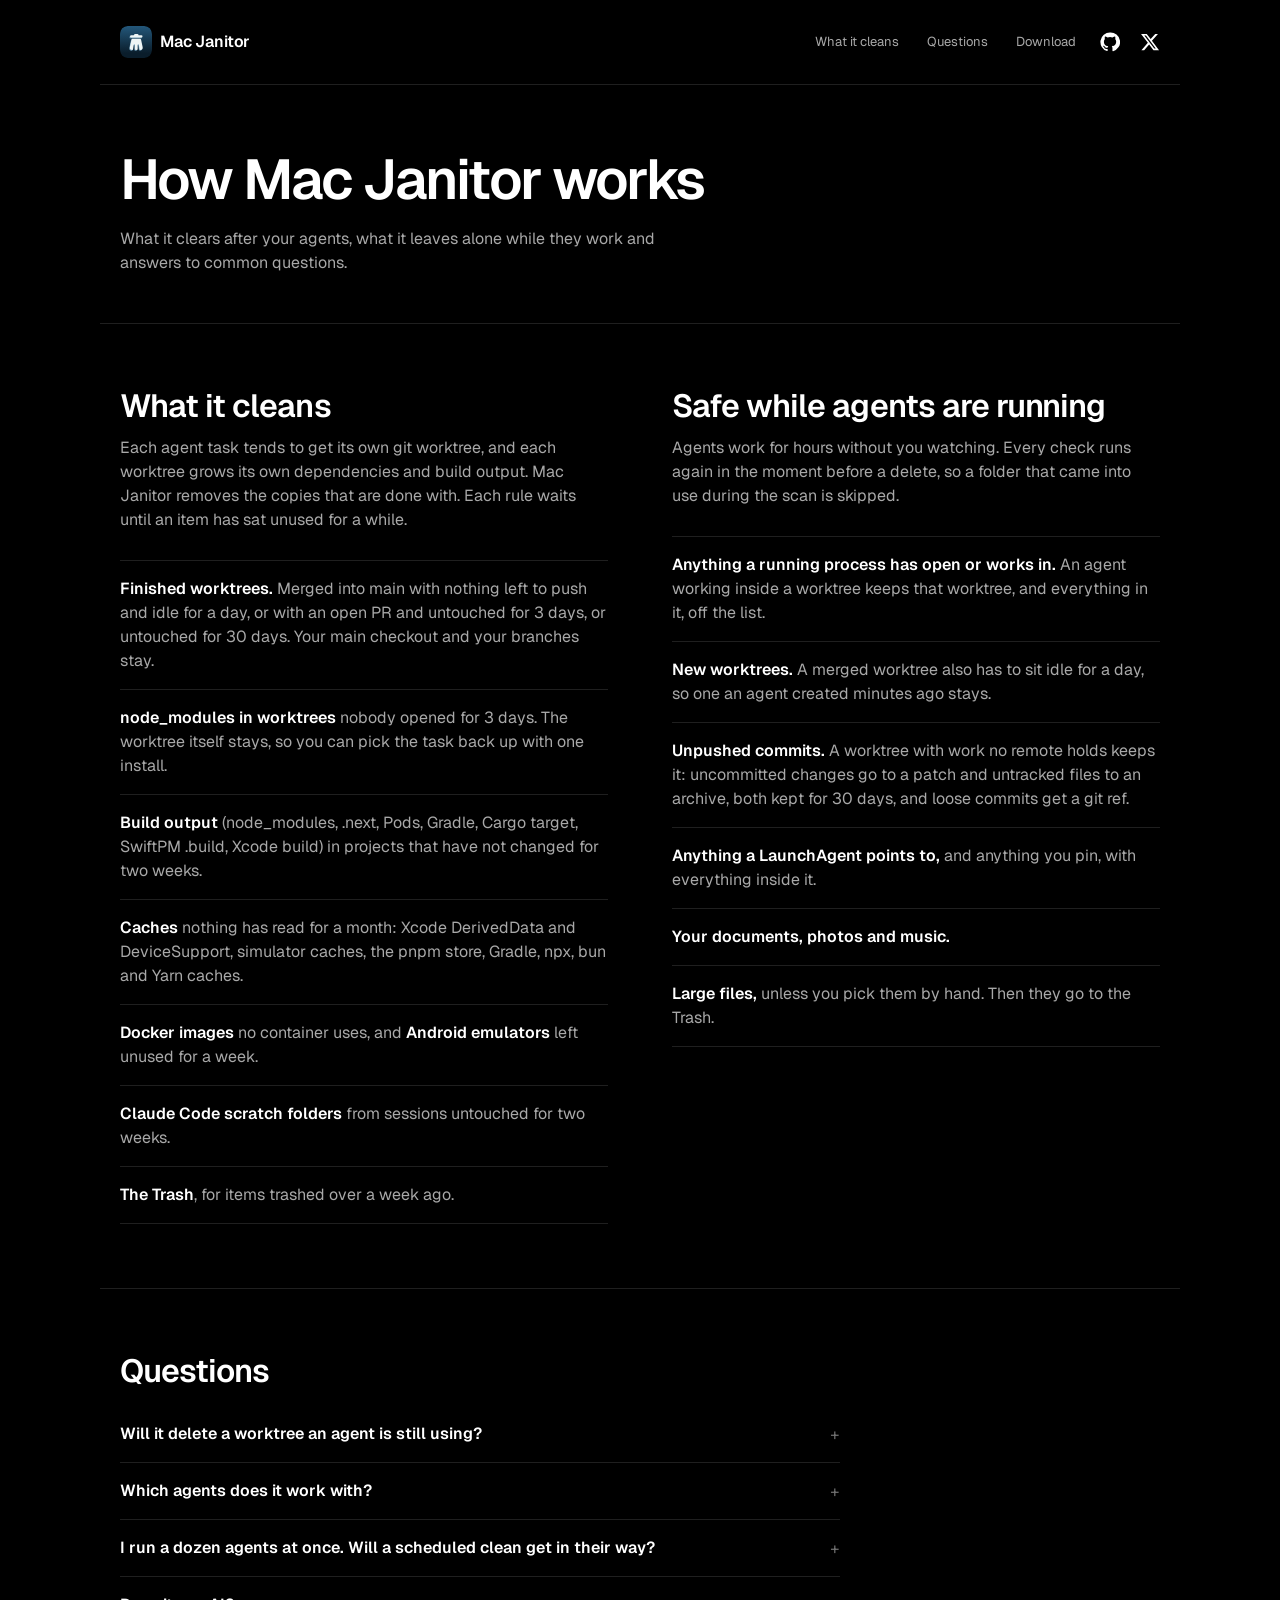
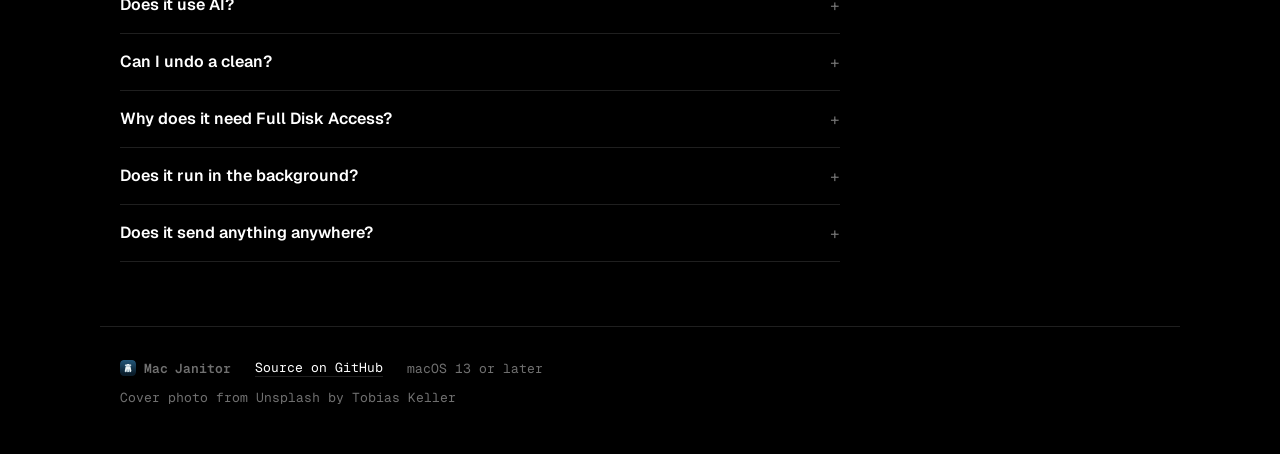
<file: details.html>
<!doctype html>
<html lang="en">
<head>
<meta charset="utf-8">
<meta name="viewport" content="width=device-width, initial-scale=1, viewport-fit=cover">
<title>How Mac Janitor works</title>
<meta name="description" content="What Mac Janitor clears after your coding agents, what it leaves alone while they work and answers to common questions.">
<meta name="theme-color" content="#000000">
<meta property="og:title" content="How Mac Janitor works">
<meta property="og:image" content="https://blazejkustra.github.io/Mac-Janitor/assets/og.jpg">
<meta name="twitter:card" content="summary_large_image">
<link rel="icon" type="image/svg+xml" href="assets/logo.svg">
<link rel="icon" type="image/png" href="assets/favicon.png">
<link rel="apple-touch-icon" href="assets/icon-256.png">
<link rel="preconnect" href="https://fonts.googleapis.com">
<link rel="preconnect" href="https://fonts.gstatic.com" crossorigin>
<link rel="stylesheet" href="https://fonts.googleapis.com/css2?family=Geist:wght@400;500;600&family=Geist+Mono:wght@400;500&display=swap">
<link rel="stylesheet" href="styles.css">
</head>
<body class="page">
<header class="nav wrap">
  <a class="brand" href="./"><img src="assets/logo.svg" alt="" width="30" height="30">Mac Janitor</a>
  <nav class="links" aria-label="Site">
    <a href="#cleans">What it cleans</a>
    <a href="#faq">Questions</a>
    <a class="home-link" href="./">Download</a>
    <a class="icon" href="https://github.com/blazejkustra/Mac-Janitor" aria-label="Source on GitHub">
      <svg viewBox="0 0 24 24" aria-hidden="true"><path d="M12 .5a11.5 11.5 0 0 0-3.64 22.41c.58.1.79-.25.79-.56v-2c-3.2.7-3.88-1.37-3.88-1.37-.52-1.33-1.28-1.69-1.28-1.69-1.05-.71.08-.7.08-.7 1.16.08 1.77 1.19 1.77 1.19 1.03 1.77 2.7 1.26 3.36.96.1-.75.4-1.26.73-1.55-2.56-.29-5.24-1.28-5.24-5.69 0-1.26.45-2.29 1.19-3.09-.12-.29-.52-1.46.11-3.05 0 0 .97-.31 3.17 1.18a11 11 0 0 1 5.77 0c2.2-1.49 3.17-1.18 3.17-1.18.63 1.59.23 2.76.11 3.05.74.8 1.19 1.83 1.19 3.09 0 4.42-2.69 5.39-5.25 5.68.41.36.78 1.06.78 2.14v3.17c0 .31.21.67.8.56A11.5 11.5 0 0 0 12 .5Z"/></svg>
    </a>
    <a class="icon" href="https://x.com/blazejkustra_" aria-label="Błażej Kustra on X">
      <svg viewBox="0 0 24 24" aria-hidden="true"><path d="M18.244 2.25h3.308l-7.227 8.26 8.502 11.24H16.17l-5.214-6.817L4.99 21.75H1.68l7.73-8.835L1.254 2.25H8.08l4.713 6.231zm-1.161 17.52h1.833L7.084 4.126H5.117z"/></svg>
    </a>
  </nav>
</header>

<main>
  <section class="intro-page wrap">
    <h1>How Mac Janitor works</h1>
    <p class="lede">What it clears after your agents, what it leaves alone while they work and answers to common questions.</p>
  </section>

  <section class="band wrap" id="cleans">
    <div class="split">
      <div>
        <h2>What it cleans</h2>
        <p class="sub">Each agent task tends to get its own git worktree, and each worktree grows its own dependencies and build output. Mac Janitor removes the copies that are done with. Each rule waits until an item has sat unused for a while.</p>
        <ul class="list">
          <li><b>Finished worktrees.</b> Merged into main with nothing left to push and idle for a day, or with an open PR and untouched for 3 days, or untouched for 30 days. Your main checkout and your branches stay.</li>
          <li><b>node_modules in worktrees</b> nobody opened for 3 days. The worktree itself stays, so you can pick the task back up with one install.</li>
          <li><b>Build output</b> (node_modules, .next, Pods, Gradle, Cargo target, SwiftPM .build, Xcode build) in projects that have not changed for two weeks.</li>
          <li><b>Caches</b> nothing has read for a month: Xcode DerivedData and DeviceSupport, simulator caches, the pnpm store, Gradle, npx, bun and Yarn caches.</li>
          <li><b>Docker images</b> no container uses, and <b>Android emulators</b> left unused for a week.</li>
          <li><b>Claude Code scratch folders</b> from sessions untouched for two weeks.</li>
          <li><b>The Trash</b>, for items trashed over a week ago.</li>
        </ul>
      </div>
      <div>
        <h2>Safe while agents are running</h2>
        <p class="sub">Agents work for hours without you watching. Every check runs again in the moment before a delete, so a folder that came into use during the scan is skipped.</p>
        <ul class="list">
          <li><b>Anything a running process has open or works in.</b> An agent working inside a worktree keeps that worktree, and everything in it, off the list.</li>
          <li><b>New worktrees.</b> A merged worktree also has to sit idle for a day, so one an agent created minutes ago stays.</li>
          <li><b>Unpushed commits.</b> A worktree with work no remote holds keeps it: uncommitted changes go to a patch and untracked files to an archive, both kept for 30 days, and loose commits get a git ref.</li>
          <li><b>Anything a LaunchAgent points to,</b> and anything you pin, with everything inside it.</li>
          <li><b>Your documents, photos and music.</b></li>
          <li><b>Large files,</b> unless you pick them by hand. Then they go to the Trash.</li>
        </ul>
      </div>
    </div>
  </section>

  <section class="faq wrap" id="faq">
    <h2>Questions</h2>
    <div class="faq-list">
      <details>
        <summary>Will it delete a worktree an agent is still using?</summary>
        <p>No. Right before each delete, Mac Janitor asks macOS which files and folders running processes have open or are working in. A worktree an agent is running in is skipped, and the clean lists it as in use. If that check fails, the run stops and deletes nothing.</p>
      </details>
      <details>
        <summary>Which agents does it work with?</summary>
        <p>Any tool that runs tasks in git worktrees, such as Claude Code, Codex, Cursor or your own scripts. It finds worktrees by asking git, wherever they live under your home folder, including hidden folders like .claude/worktrees. Scratch folder cleanup covers Claude Code sessions.</p>
      </details>
      <details>
        <summary>I run a dozen agents at once. Will a scheduled clean get in their way?</summary>
        <p>Scheduled cleans follow the same rules as a manual one, so anything in use is skipped. Automatic cleaning is off until you turn it on, and it can start early when free space drops below 20 GB.</p>
      </details>
      <details>
        <summary>Does it use AI?</summary>
        <p>No. Every decision comes from plain rules about age, git state and what is open, and you can read them in the source.</p>
      </details>
      <details>
        <summary>Can I undo a clean?</summary>
        <p>Deleted items are gone, except large files, which go to the Trash. Before a worktree goes, its uncommitted changes and small untracked files are saved for 30 days, and commits that no branch holds get a ref.</p>
      </details>
      <details>
        <summary>Why does it need Full Disk Access?</summary>
        <p>To look inside Desktop, Documents, Downloads and the Trash. It still works without it and skips those folders.</p>
      </details>
      <details>
        <summary>Does it run in the background?</summary>
        <p>Only if you turn on automatic cleaning. A small background job then checks every hour and cleans at the interval you choose, or sooner when free space runs low.</p>
      </details>
      <details>
        <summary>Does it send anything anywhere?</summary>
        <p>No. It reads your disk and asks git and gh about your own repos. Nothing leaves your Mac.</p>
      </details>
    </div>
  </section>
</main>

<footer class="foot wrap">
  <span class="brand small"><img src="assets/logo.svg" alt="" width="18" height="18">Mac Janitor</span>
  <a href="https://github.com/blazejkustra/Mac-Janitor">Source on GitHub</a>
  <span>macOS 13 or later</span>
  <span class="credits">Cover photo from Unsplash by Tobias Keller</span>
</footer>
</body>
</html>
</file>
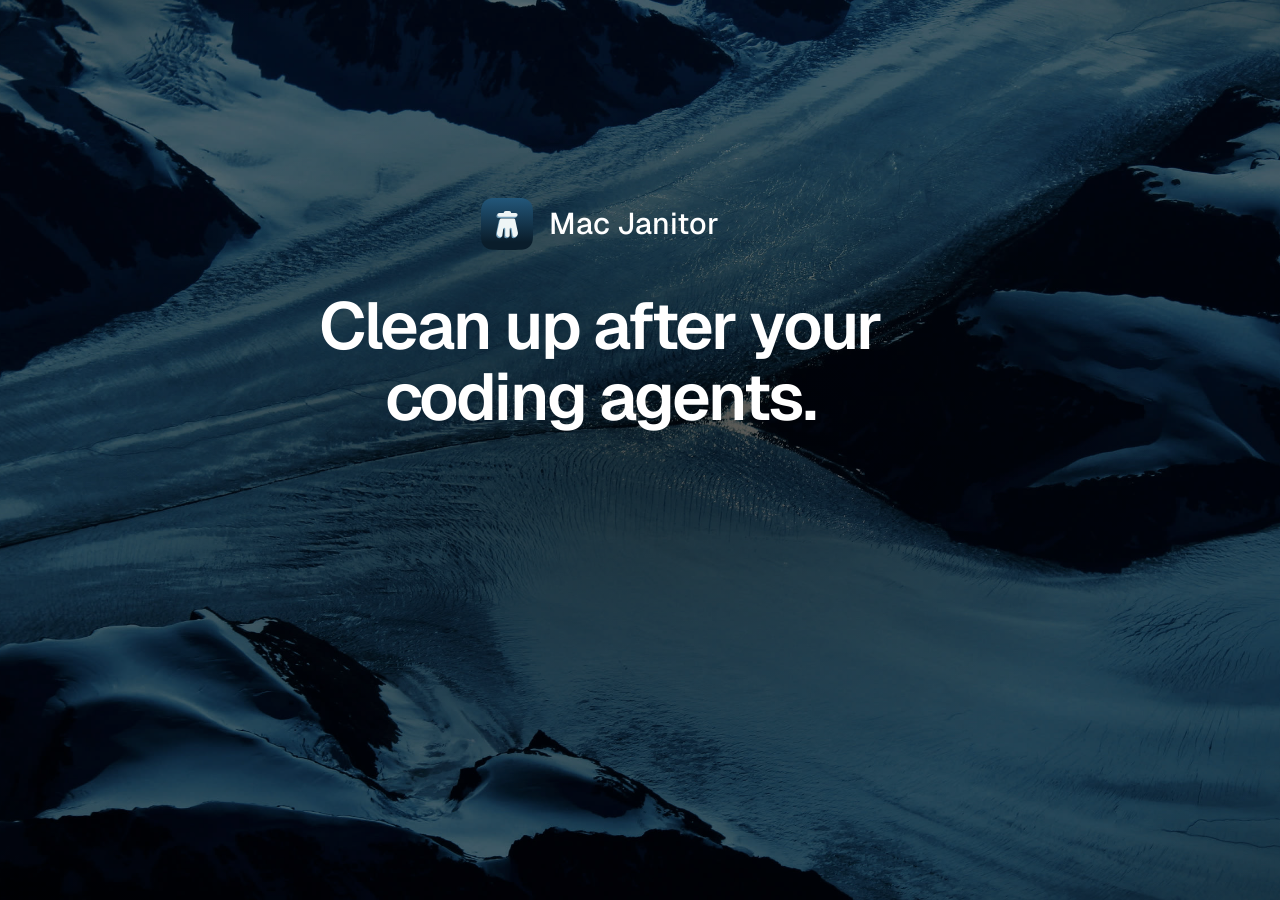
<file: scripts/og.html>
<!doctype html><meta charset=utf-8>
<link rel="stylesheet" href="https://fonts.googleapis.com/css2?family=Geist:wght@500;600&display=swap">
<style>
body{margin:0;width:1200px;height:630px;overflow:hidden;background:#000;font-family:Geist,sans-serif;color:#fff}
.bg{position:absolute;inset:0;background:url(../site/assets/photos/glacier-2560.jpg) center/cover;filter:brightness(.5) saturate(.92)}
.v{position:absolute;inset:0;background:radial-gradient(ellipse 60% 55% at 50% 50%,rgba(0,0,0,.35),transparent 75%),radial-gradient(ellipse 120% 90% at 50% 50%,transparent 55%,rgba(0,0,0,.5))}
.c{position:relative;height:100%;display:flex;flex-direction:column;align-items:center;justify-content:center;gap:40px;text-align:center}
.b{display:flex;align-items:center;gap:16px;font-weight:500;font-size:30px}
.b img{width:52px;height:52px}
h1{margin:0;font-weight:600;font-size:66px;line-height:1.08;letter-spacing:-.035em;max-width:880px;text-wrap:balance}
</style>
<div class=bg></div><div class=v></div>
<div class=c><div class=b><img src="../site/assets/logo.svg">Mac Janitor</div><h1>Clean up after your coding agents.</h1></div>
</file>
<file: styles.css>
:root {
  --bg: #000;
  --fg: #fff;
  --muted: rgba(255, 255, 255, 0.66);
  --faint: rgba(255, 255, 255, 0.44);
  --line: rgba(255, 255, 255, 0.12);
  --fill: rgba(255, 255, 255, 0.08);
  --sans: "Geist", system-ui, -apple-system, sans-serif;
  --mono: "Geist Mono", ui-monospace, "SF Mono", Menlo, monospace;
  --col: 1080px;
  --title: clamp(36px, 5.4vw, 56px);
  --heading: clamp(24px, 3.4vw, 32px);
  --body: 16px;
  --label: 13px;
  --spring: cubic-bezier(.3, 1.5, .5, 1);
  color-scheme: dark;
}

* { box-sizing: border-box; }
html { scroll-behavior: smooth; }
body {
  margin: 0;
  background: var(--bg);
  color: var(--fg);
  font-family: var(--sans);
  font-size: var(--body);
  line-height: 1.5;
  -webkit-font-smoothing: antialiased;
}
img { display: block; max-width: 100%; height: auto; }
[hidden] { display: none !important; }
a { color: inherit; }
a, button, summary { cursor: pointer; -webkit-tap-highlight-color: transparent; }
:focus-visible { outline: 2px solid var(--fg); outline-offset: 4px; border-radius: 12px; }

.wrap { width: 100%; max-width: var(--col); margin: 0 auto; padding-inline: max(20px, env(safe-area-inset-left, 0px)) max(20px, env(safe-area-inset-right, 0px)); }

.nav { position: relative; z-index: 3; display: flex; align-items: center; justify-content: space-between; padding-block: 24px; }
.brand { display: inline-flex; align-items: center; gap: 8px; font-weight: 600; font-size: var(--body); letter-spacing: -0.01em; text-decoration: none; }
.brand img { width: 32px; height: 32px; border-radius: 8px; }
.brand.small { font-size: var(--label); }
.brand.small img { width: 16px; height: 16px; border-radius: 4px; }
.links { display: flex; align-items: center; gap: 4px; margin-right: -8px; }
.links a { display: inline-flex; align-items: center; height: 36px; padding: 0 12px; border-radius: 12px; font-size: var(--label); color: var(--muted); text-decoration: none; transition: background .15s ease, color .15s ease; }
.links a:hover { background: var(--fill); color: var(--fg); }
.links .icon { width: 36px; padding: 0; justify-content: center; color: var(--fg); }
.links svg { width: 20px; height: 20px; fill: currentColor; }

h1 { margin: 0; font-weight: 600; font-size: var(--title); line-height: 1.1; letter-spacing: -0.035em; text-wrap: balance; }
h2 { margin: 0; font-weight: 600; font-size: var(--heading); line-height: 1.15; letter-spacing: -0.03em; text-wrap: balance; }
.lede { margin: 0; max-width: 40ch; font-size: var(--body); line-height: 1.5; color: var(--muted); text-wrap: pretty; }

.btn { display: inline-flex; align-items: center; gap: 8px; height: 48px; padding: 0 24px; border: 0; border-radius: 12px; font: 600 var(--body) var(--sans); text-decoration: none; transition: transform .15s ease, background .15s ease; }
.btn:hover { transform: translateY(-1px); }
.btn svg { width: 16px; height: 16px; fill: currentColor; }
.btn.main { background: #fff; color: #000; }
.btn.main svg { margin-top: -2px; }
.btn.ghost { background: rgba(255, 255, 255, 0.14); color: var(--fg); }
.btn.ghost:hover { background: rgba(255, 255, 255, 0.2); }
.meta { margin: 0; font: 400 var(--label) var(--mono); color: var(--muted); }

.stage { position: relative; isolation: isolate; overflow: hidden; display: flex; flex-direction: column; min-height: clamp(640px, 100svh, 980px); padding-bottom: 64px; background: #000; }
.photo { position: absolute; inset: 0; z-index: -2; }
.photo img { width: 100%; height: 100%; object-fit: cover; filter: brightness(.5) saturate(.92); }
.stage::before {
  content: ""; position: absolute; inset: 0; z-index: -1;
  background:
    radial-gradient(ellipse 46% 40% at 50% 52%, rgba(0, 0, 0, 0.5), rgba(0, 0, 0, 0.18) 70%, transparent),
    radial-gradient(ellipse 120% 90% at 50% 50%, transparent 55%, rgba(0, 0, 0, 0.55)),
    linear-gradient(to bottom, rgba(0, 0, 0, 0.45), transparent 22%, transparent 70%, #000);
}

.intro {
  position: relative; z-index: 2; margin: auto; width: calc(100% - 40px); max-width: 580px; padding: 48px 32px 32px;
  display: flex; flex-direction: column; align-items: center; gap: 16px; text-align: center;
  border-radius: 24px; background: rgba(10, 10, 10, 0.42);
  box-shadow: inset 0 0 0 1px rgba(255, 255, 255, 0.12);
  backdrop-filter: blur(20px) saturate(1.1); -webkit-backdrop-filter: blur(20px) saturate(1.1);
  animation: rise .7s var(--spring) both;
}
.intro .lede { color: rgba(255, 255, 255, 0.76); }
.ctas { display: flex; flex-wrap: wrap; justify-content: center; gap: 8px; margin-top: 8px; }
@keyframes rise { from { opacity: 0; transform: translateY(18px); } to { opacity: 1; transform: none; } }

.tour { display: grid; grid-template-columns: minmax(0, 0.9fr) minmax(0, 1fr); gap: 64px; align-items: center; padding-block: 64px 96px; }
.shot img { display: block; width: 100%; max-width: 500px; height: auto; margin-inline: auto; }
.tour-copy p { margin: 16px 0 0; max-width: 46ch; color: var(--muted); }
.rows { list-style: none; margin: 24px 0 0; padding: 0; border-top: 1px solid var(--line); }
.rows li { display: flex; justify-content: space-between; align-items: baseline; gap: 24px; padding: 12px 0; border-bottom: 1px solid var(--line); }
.rows b { flex: none; font-weight: 600; }
.rows span { color: var(--faint); text-align: right; text-wrap: balance; }
.more { display: inline-flex; align-items: center; gap: 8px; margin-top: 24px; font-weight: 600; text-decoration: none; border-bottom: 1px solid var(--faint); padding-bottom: 4px; transition: border-color .15s ease; }
.more:hover { border-color: var(--fg); }

.foot { display: flex; flex-wrap: wrap; align-items: center; gap: 12px 24px; padding-block: 32px 48px; border-top: 1px solid var(--line); font: 400 var(--label) var(--mono); color: var(--faint); }
.foot a { color: var(--fg); text-decoration: none; border-bottom: 1px solid var(--line); }
.foot a:hover { border-color: var(--fg); }
.foot .credits { flex-basis: 100%; }

.page .nav { border-bottom: 1px solid var(--line); }
.intro-page { padding-block: 64px 48px; }
.intro-page .lede { margin-top: 16px; max-width: 52ch; }
.band { padding-block: 64px; border-top: 1px solid var(--line); }
.split { display: grid; grid-template-columns: 1fr 1fr; gap: 64px; }
.sub { margin: 12px 0 0; max-width: 46ch; color: var(--muted); }
.list { list-style: none; margin: 28px 0 0; padding: 0; border-top: 1px solid var(--line); }
.list li { padding: 16px 0; border-bottom: 1px solid var(--line); color: var(--muted); }
.list b { color: var(--fg); font-weight: 600; }
figure { margin: 0; }

.faq { padding-block: 64px; border-top: 1px solid var(--line); }
.faq h2 { margin-bottom: 16px; }
.faq-list { max-width: 720px; }
details { border-bottom: 1px solid var(--line); }
summary { list-style: none; display: flex; justify-content: space-between; align-items: center; gap: 16px; padding: 16px 0; font-weight: 600; border-radius: 0; }
summary::-webkit-details-marker { display: none; }
summary::after { content: "+"; font: 400 var(--body) var(--mono); color: var(--faint); transition: transform .25s var(--spring); }
details[open] summary::after { transform: rotate(45deg); }
details p { margin: 0 0 16px; max-width: 62ch; color: var(--muted); }

.player { width: min(1100px, calc(100vw - 32px)); max-width: none; padding: 0; border: 0; border-radius: 24px; background: #000; color: var(--fg); overflow: visible; box-shadow: 0 0 0 1px var(--line); }
.player::backdrop { background: rgba(0, 0, 0, 0.8); backdrop-filter: blur(8px); -webkit-backdrop-filter: blur(8px); }
.player[open] { animation: pop .35s var(--spring) both; }
@keyframes pop { from { opacity: 0; transform: scale(.96); } to { opacity: 1; transform: none; } }
.frame { aspect-ratio: 16 / 9; border-radius: 24px; overflow: hidden; background: #000; }
.frame video { display: block; width: 100%; height: 100%; object-fit: cover; }
.close { position: absolute; top: -16px; right: -16px; width: 36px; height: 36px; border-radius: 50%; border: 0; display: grid; place-items: center; background: #fff; color: #000; transition: transform .2s var(--spring); }
.close:hover { transform: scale(1.08); }
.close svg { width: 16px; height: 16px; stroke: currentColor; stroke-width: 2.2; stroke-linecap: round; fill: none; }

@media (max-width: 900px) {
  .tour, .split { grid-template-columns: minmax(0, 1fr); gap: 48px; }
  .shot img { max-width: 400px; }
  .tour { row-gap: 24px; }
}

@media (max-width: 640px) {
  .intro { padding: 32px 16px 24px; }
  .ctas { width: 100%; flex-direction: column; }
  .btn { justify-content: center; }
  .rows li { flex-direction: column; gap: 4px; }
  .rows span { text-align: left; }
  .page .links a:not(.icon):not(.home-link) { display: none; }
  .close { top: -48px; right: 0; }

}

@media (prefers-reduced-motion: reduce) {
  html { scroll-behavior: auto; }
  .intro, .player[open] { animation: none; }
  .btn, .close, .links a, .more, summary::after { transition: none; }
}
</file>
